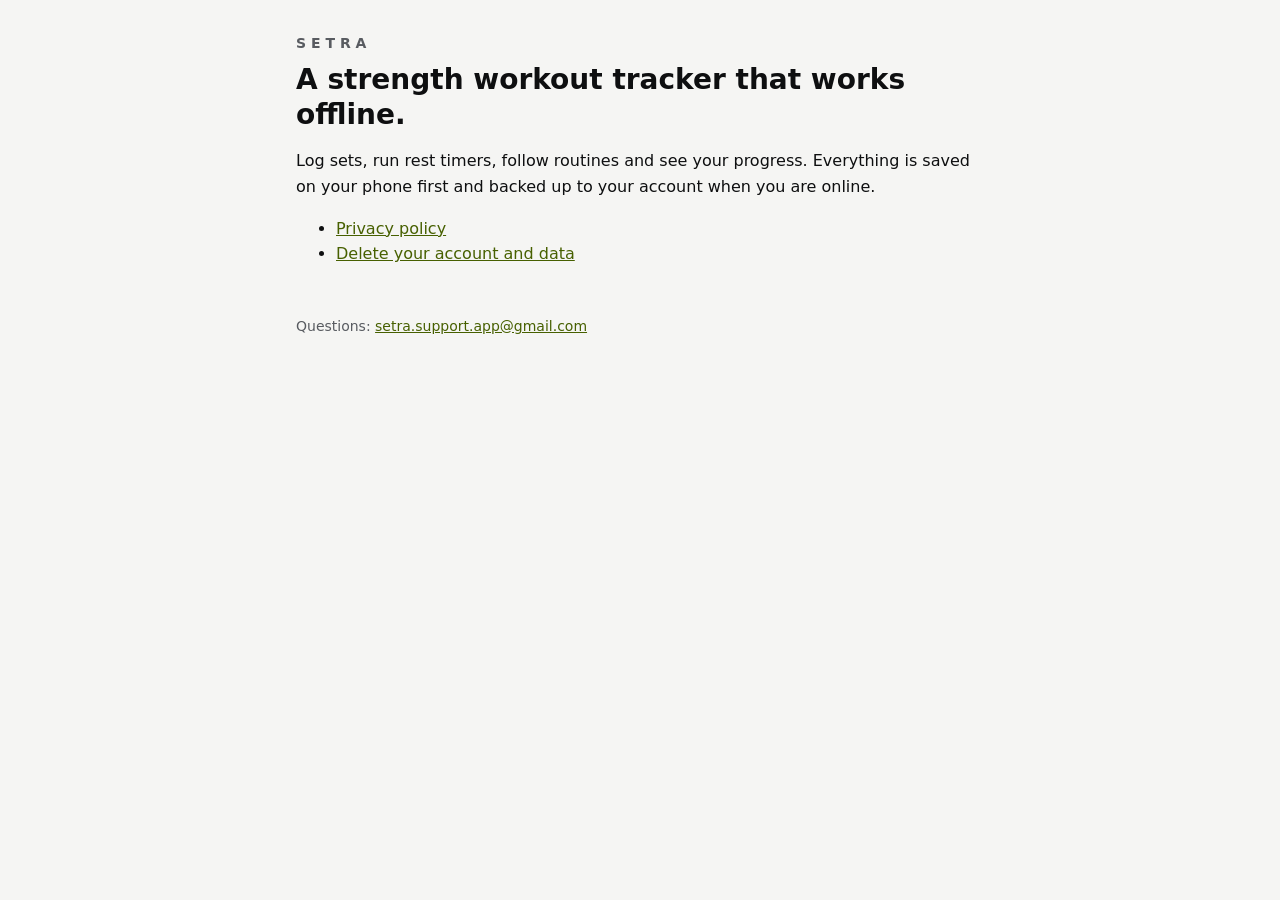
<file: index.html>
<!doctype html>
<html lang="en">
<head>
<meta charset="utf-8">
<meta name="viewport" content="width=device-width, initial-scale=1">
<title>Setra</title>
<link rel="stylesheet" href="style.css">
</head>
<body>
<main>
  <div class="wordmark">SETRA</div>
  <h1>A strength workout tracker that works offline.</h1>
  <p>Log sets, run rest timers, follow routines and see your progress. Everything is saved on your
  phone first and backed up to your account when you are online.</p>
  <ul>
    <li><a href="privacy.html">Privacy policy</a></li>
    <li><a href="delete-account.html">Delete your account and data</a></li>
  </ul>
  <footer>Questions: <a href="mailto:setra.support.app@gmail.com">setra.support.app@gmail.com</a></footer>
</main>
</body>
</html>
</file>
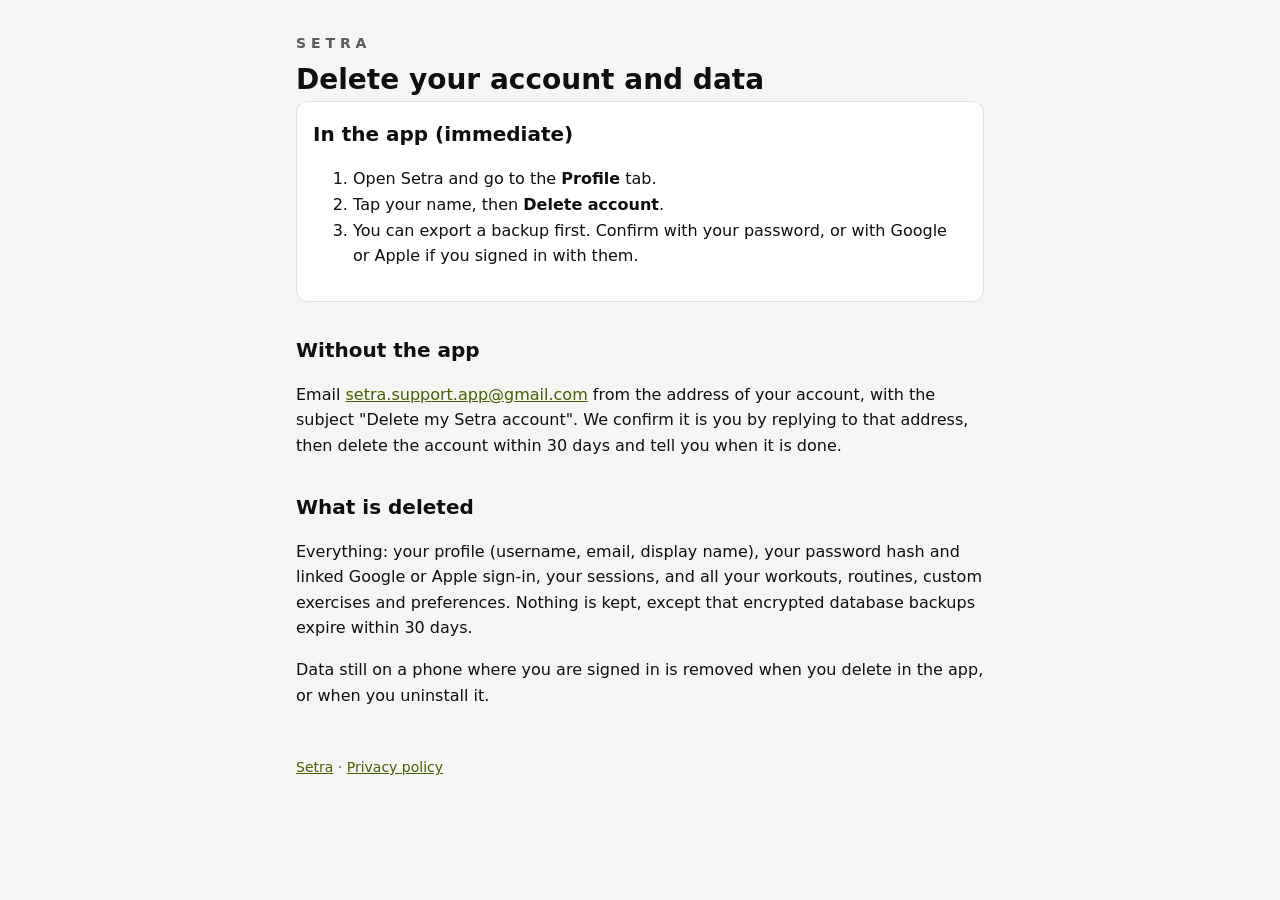
<file: delete-account.html>
<!doctype html>
<html lang="en">
<head>
<meta charset="utf-8">
<meta name="viewport" content="width=device-width, initial-scale=1">
<title>Delete your Setra account</title>
<link rel="stylesheet" href="style.css">
</head>
<body>
<main>
  <div class="wordmark">SETRA</div>
  <h1>Delete your account and data</h1>

  <div class="card">
    <h2 style="margin-top:0">In the app (immediate)</h2>
    <ol>
      <li>Open Setra and go to the <strong>Profile</strong> tab.</li>
      <li>Tap your name, then <strong>Delete account</strong>.</li>
      <li>You can export a backup first. Confirm with your password, or with Google or Apple if you
        signed in with them.</li>
    </ol>
  </div>

  <h2>Without the app</h2>
  <p>Email <a href="mailto:setra.support.app@gmail.com?subject=Delete%20my%20Setra%20account">setra.support.app@gmail.com</a>
  from the address of your account, with the subject "Delete my Setra account". We confirm it is
  you by replying to that address, then delete the account within 30 days and tell you when it is
  done.</p>

  <h2>What is deleted</h2>
  <p>Everything: your profile (username, email, display name), your password hash and linked
  Google or Apple sign-in, your sessions, and all your workouts, routines, custom exercises and
  preferences. Nothing is kept, except that encrypted database backups expire within 30 days.</p>
  <p>Data still on a phone where you are signed in is removed when you delete in the app, or when
  you uninstall it.</p>

  <footer><a href="index.html">Setra</a> · <a href="privacy.html">Privacy policy</a></footer>
</main>
</body>
</html>
</file>
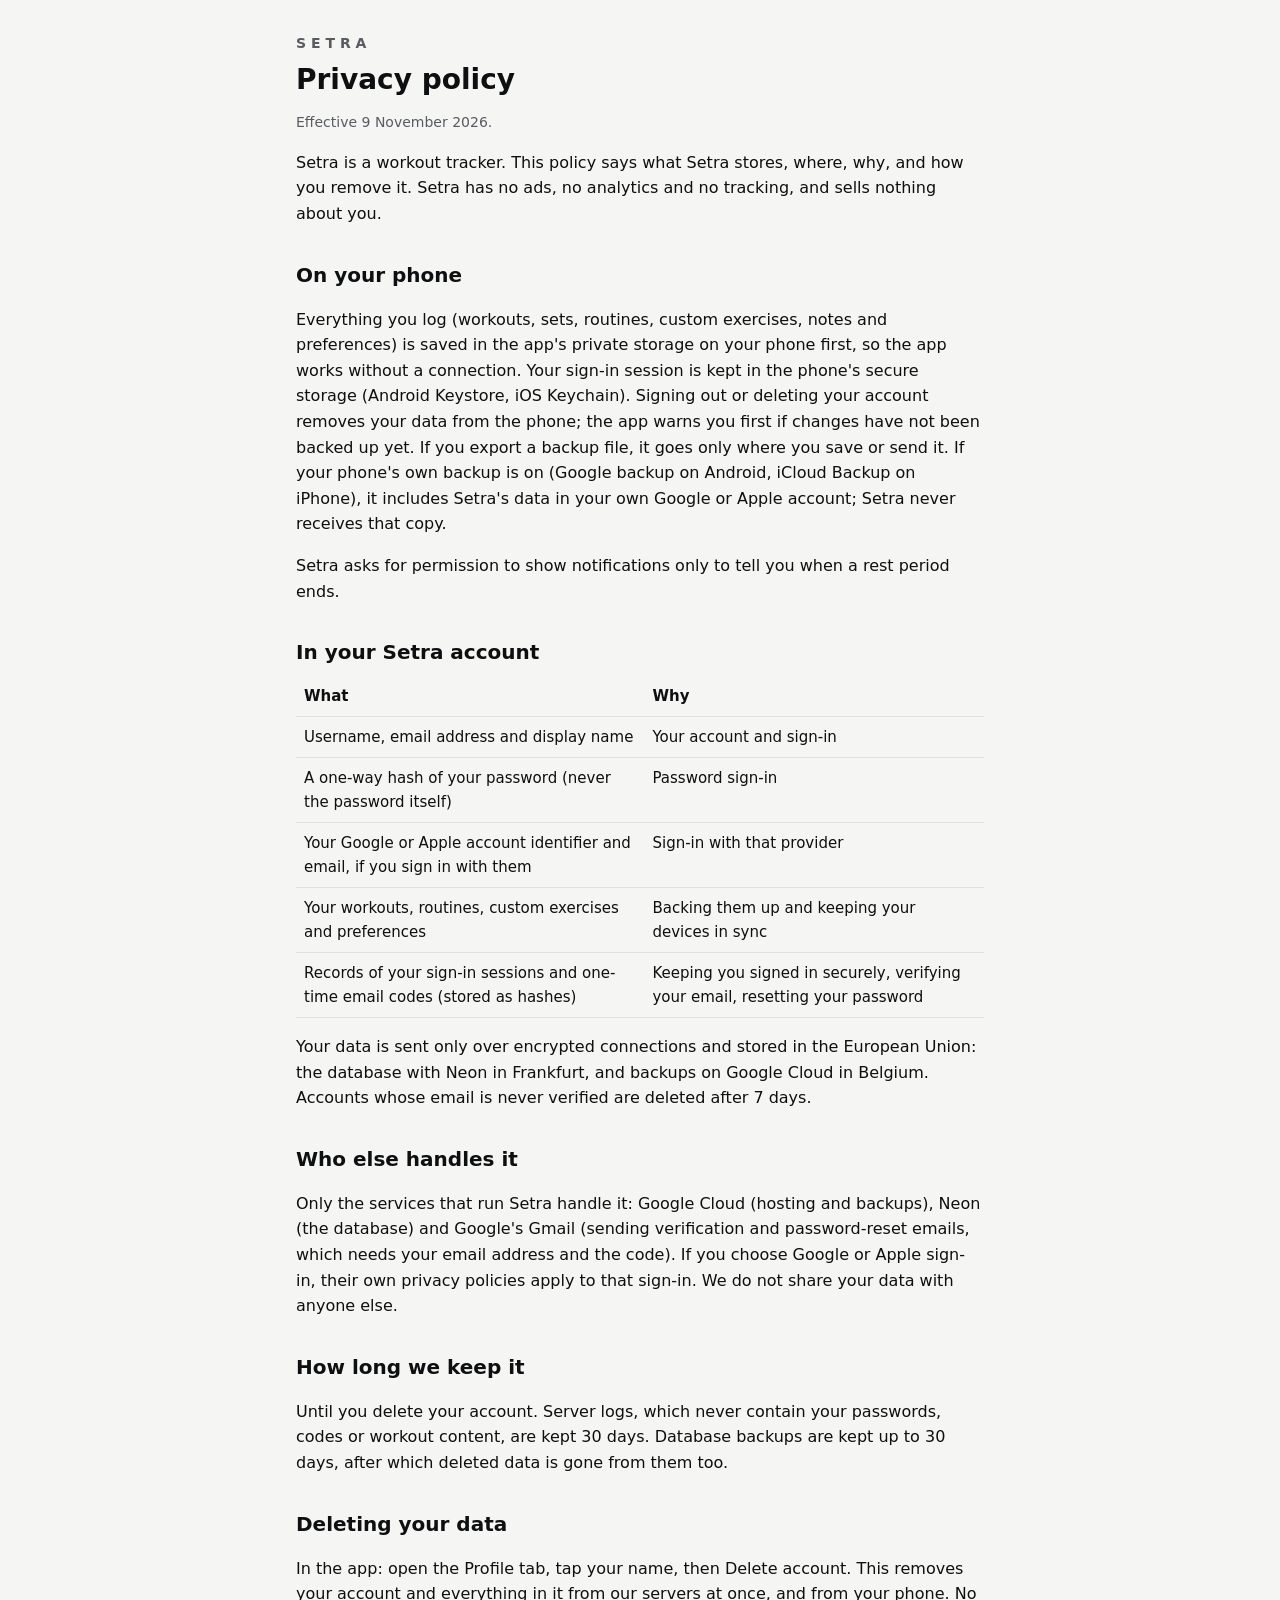
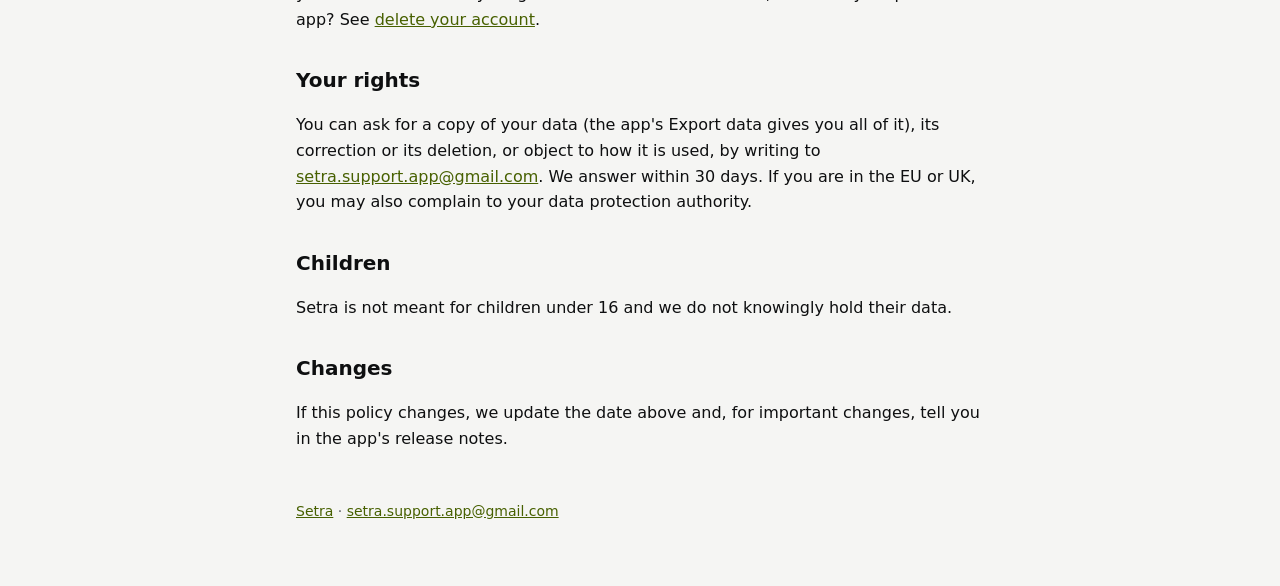
<file: privacy.html>
<!doctype html>
<html lang="en">
<head>
<meta charset="utf-8">
<meta name="viewport" content="width=device-width, initial-scale=1">
<title>Setra privacy policy</title>
<link rel="stylesheet" href="style.css">
</head>
<body>
<main>
  <div class="wordmark">SETRA</div>
  <h1>Privacy policy</h1>
  <p class="meta">Effective 9 November 2026.</p>

  <p>Setra is a workout tracker. This policy says what Setra stores, where, why, and how you remove
  it. Setra has no ads, no analytics and no tracking, and sells nothing about you.</p>

  <h2>On your phone</h2>
  <p>Everything you log (workouts, sets, routines, custom exercises, notes and preferences) is saved
  in the app's private storage on your phone first, so the app works without a connection. Your
  sign-in session is kept in the phone's secure storage (Android Keystore, iOS Keychain). Signing
  out or deleting your account removes your data from the phone; the app warns you first if changes
  have not been backed up yet. If you export a backup file, it goes only where you save or send it.
  If your phone's own backup is on (Google backup on Android, iCloud Backup on iPhone), it includes
  Setra's data in your own Google or Apple account; Setra never receives that copy.</p>
  <p>Setra asks for permission to show notifications only to tell you when a rest period ends.</p>

  <h2>In your Setra account</h2>
  <table>
    <tr><th>What</th><th>Why</th></tr>
    <tr><td>Username, email address and display name</td><td>Your account and sign-in</td></tr>
    <tr><td>A one-way hash of your password (never the password itself)</td><td>Password sign-in</td></tr>
    <tr><td>Your Google or Apple account identifier and email, if you sign in with them</td><td>Sign-in with that provider</td></tr>
    <tr><td>Your workouts, routines, custom exercises and preferences</td><td>Backing them up and keeping your devices in sync</td></tr>
    <tr><td>Records of your sign-in sessions and one-time email codes (stored as hashes)</td><td>Keeping you signed in securely, verifying your email, resetting your password</td></tr>
  </table>
  <p>Your data is sent only over encrypted connections and stored in the European Union: the
  database with Neon in Frankfurt, and backups on Google Cloud in Belgium. Accounts whose email is never verified are deleted after 7 days.</p>

  <h2>Who else handles it</h2>
  <p>Only the services that run Setra handle it: Google Cloud (hosting and backups), Neon (the
  database) and Google's Gmail (sending verification and password-reset emails, which needs your
  email address and the code). If you choose Google or Apple sign-in, their own privacy policies apply to
  that sign-in. We do not share your data with anyone else.</p>

  <h2>How long we keep it</h2>
  <p>Until you delete your account. Server logs, which never contain your passwords, codes or
  workout content, are kept 30 days. Database backups are kept up to 30 days, after which
  deleted data is gone from them too.</p>

  <h2>Deleting your data</h2>
  <p>In the app: open the Profile tab, tap your name, then Delete account. This removes your account and everything in
  it from our servers at once, and from your phone. No app? See
  <a href="delete-account.html">delete your account</a>.</p>

  <h2>Your rights</h2>
  <p>You can ask for a copy of your data (the app's Export data gives you all of it), its
  correction or its deletion, or object to how it is used, by writing to
  <a href="mailto:setra.support.app@gmail.com">setra.support.app@gmail.com</a>. We answer within 30 days. If you are
  in the EU or UK, you may also complain to your data protection authority.</p>

  <h2>Children</h2>
  <p>Setra is not meant for children under 16 and we do not knowingly hold their data.</p>

  <h2>Changes</h2>
  <p>If this policy changes, we update the date above and, for important changes, tell you in the
  app's release notes.</p>

  <footer><a href="index.html">Setra</a> · <a href="mailto:setra.support.app@gmail.com">setra.support.app@gmail.com</a></footer>
</main>
</body>
</html>
</file>
<file: style.css>
/* SETRA public pages (Phase 40 task 7). Colours from the app's palette (colors.dart). */
:root {
  --bg: #F5F5F3; --surface: #FFFFFF; --text: #0E0F10; --muted: #585B60;
  --divider: #E1E1DC; --accent-text: #476000;
}
@media (prefers-color-scheme: dark) {
  :root {
    --bg: #0B0C0D; --surface: #141517; --text: #F4F5F2; --muted: #9EA2A9;
    --divider: #26282C; --accent-text: #C6F24E;
  }
}
* { box-sizing: border-box; }
body {
  margin: 0; background: var(--bg); color: var(--text);
  font: 16px/1.6 system-ui, -apple-system, "Segoe UI", Roboto, sans-serif;
}
main { max-width: 720px; margin: 0 auto; padding: 32px 16px 64px; }
.wordmark { letter-spacing: 0.35em; font-weight: 600; font-size: 14px; color: var(--muted); }
h1 { font-size: 28px; line-height: 1.25; margin: 8px 0 4px; }
h2 { font-size: 20px; margin: 32px 0 8px; }
p, li { color: var(--text); }
.meta { color: var(--muted); font-size: 14px; }
a { color: var(--accent-text); }
table { width: 100%; border-collapse: collapse; margin: 8px 0; font-size: 15px; }
th, td { text-align: left; vertical-align: top; padding: 8px; border-bottom: 1px solid var(--divider); }
.card { background: var(--surface); border: 1px solid var(--divider); border-radius: 12px; padding: 16px; }
footer { margin-top: 48px; color: var(--muted); font-size: 14px; }
</file>
